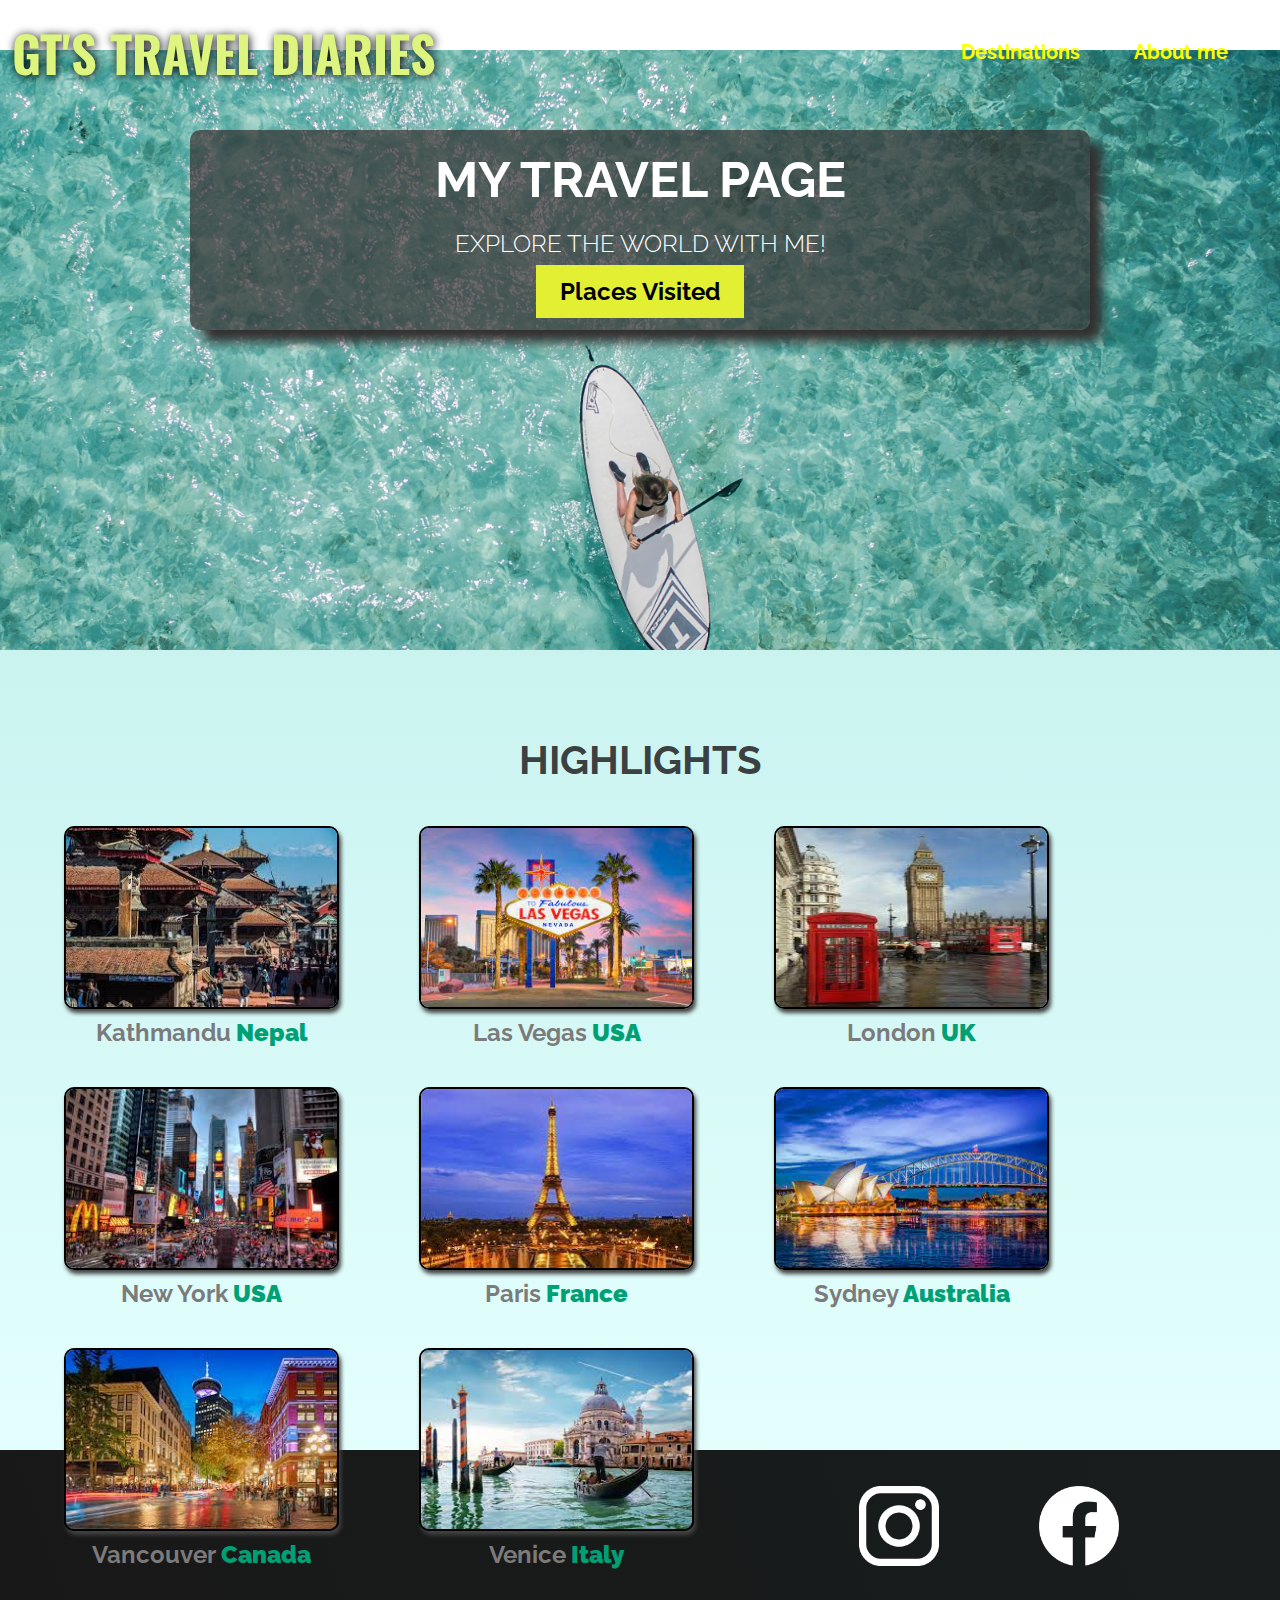
<file: index.html>
<!DOCTYPE html>
<html lang="en">
<head>
    <meta charset="UTF-8">
    <meta name="viewport" content="width=device-width, initial-scale=1.0">
    <link rel="stylesheet" href="shared.css">
    <link rel="stylesheet" href="styles.css">
    <link rel="preconnect" href="https://fonts.googleapis.com">
    <link rel="preconnect" href="https://fonts.gstatic.com" crossorigin>
    <link href="https://fonts.googleapis.com/css2?family=Oswald:wght@600&family=Raleway:wght@100&display=swap" rel="stylesheet">
    <title>GT's Travel Diaries</title>
</head>
<body>
    <header id="container">
        <div id="page-logo">
            <a href="index.html">GT's Travel Diaries</a>
        </div>
        
        <nav>
            <ul>
                <li id="st"><a id="st" href="places.html" style="text-decoration:none;">Destinations</a></li>
                <li id="st"><a id="st" href="about.html" style="text-decoration:none;">About me</a></li>
            </ul>
        </nav>
    </header>
    <main>
        <section id="h" style="background-image: url('ocean.jpg');">
            <div id="h-content">
                <h1>My Travel Page</h1>
                <p>Explore the world with me!</p><br>
                <a href="places.html">Places Visited</a>
            </div>
            
        </section>
        <section id="hgl">
            <br><br>
            <h1>Highlights</h1>
            <br>
            
            <ul class="destinations">
                <li class="destination">
                    <img src="ktm.jpg" alt="Himalayan Capital of Asia" style="width: 275px; height:183px">
                    <p>Kathmandu<strong> Nepal</strong></p>
                </li>

                <li class="destination">
                    <img src="lasv.jpg" alt="Casino City of US" style="width: 275px; height:183px">
                    <p>Las Vegas<strong> USA</strong></p>
                </li>

                <li class="destination">
                    <img src="london.jpg" alt="Royal British City" style="width: 275px; height:183px">
                    <p>London<strong> UK</strong></p>
                </li>

                <li class="destination">
                    <img src="ny.jpg" alt="Big Apple" style="width: 275px; height:183px">
                    <p>New York<strong> USA</strong></p>
                </li>

                <li class="destination">
                    <img src="paris.jpg" alt="Fashion Capital of World" style="width: 275px; height:183px">
                    <p>Paris<strong> France</strong></p>
                </li>

                <li class="destination" >
                    <img src="sydney.jpg" alt="Sydney" style="width: 275px; height:183px">
                    <p>Sydney<strong> Australia</strong></p>
                </li>

                <li class="destination">
                    <img src="vancouver.jpg" alt="Canadian Beach City" style="width: 275px; height:183px">
                    <p>Vancouver<strong> Canada</strong></p>
                </li>

                <li class="destination">
                    <img src="venice.jpg" alt="Boating in Venice" style="width: 275px; height:183px">
                    <p>Venice<strong> Italy</strong></p>
                </li>
            </ul>
        </section>
    </main>
    <footer style="background-color: black;">
        <ul style="box-sizing: border-box;">
            <li>
                <a href="https://www.instagram.com"><img src="insta.png" alt="insta logo"></a>
            </li>
            <li>
                <a href="https://www.facebook.com"><img src="facebook.png" alt="meta logo"></a>
            </li>
        </ul>
    </footer>
</body>
</html>
</file>
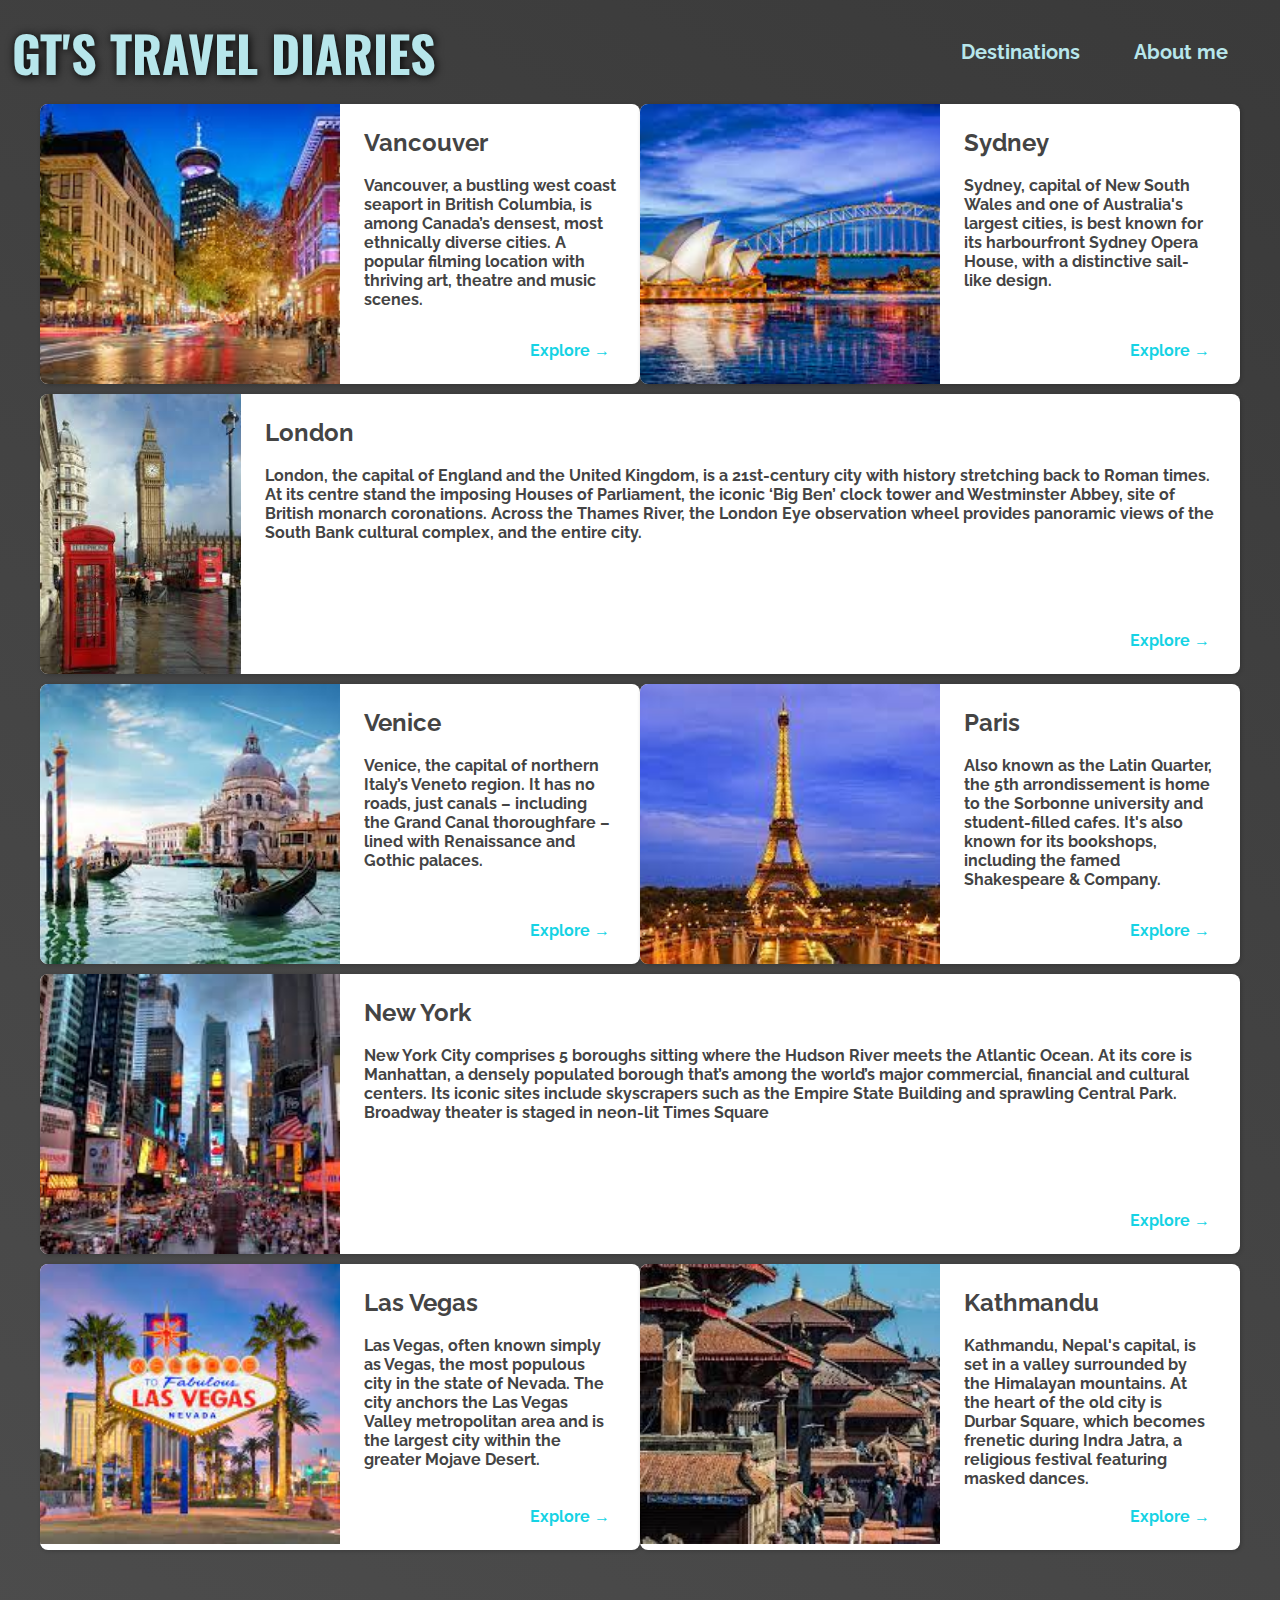
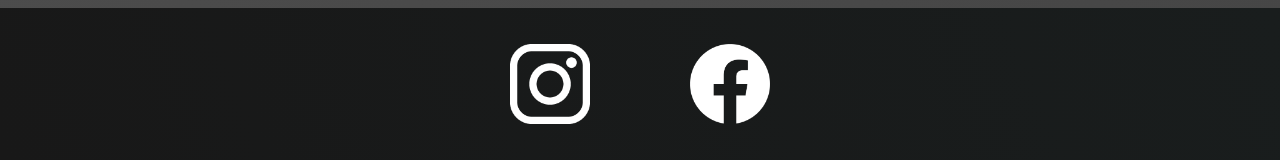
<file: places.html>
<!DOCTYPE html>
<html lang="en">
<head>
    <meta charset="UTF-8">
    <meta name="viewport" content="width=device-width, initial-scale=1.0">
    <link rel="stylesheet" href="shared.css">
    <link rel="stylesheet" href="places.css">
    <link rel="preconnect" href="https://fonts.googleapis.com">
    <link rel="preconnect" href="https://fonts.gstatic.com" crossorigin>
    <link href="https://fonts.googleapis.com/css2?family=Oswald:wght@600&family=Raleway:wght@100&display=swap" rel="stylesheet">
    <title>GT's Travel Diaries</title>
</head>
<body>
    <header id="container">
        <div id="page-logo">
            <a href="index.html">GT's Travel Diaries</a>
        </div>
        
        <nav>
            <ul>
                <li id="st"><a id="st" href="places.html" style="text-decoration:none;">Destinations</a></li>
                <li id="st"><a id="st" href="about.html" style="text-decoration:none;">About me</a></li>
            </ul>
        </nav>
    </header>

    <main>
        <ul>
            <li>
                <img src="vancouver.jpg" alt="vancouver">
                <div class="dest-det">
                    <div>
                        <h2>Vancouver</h2><br>
                        <p> Vancouver, a bustling west coast seaport in British Columbia, is among Canada’s densest,
                         most ethnically diverse cities. A popular filming location with thriving art, theatre and music scenes.</p>
                    </div>
                    <br>
                    <div class="action">
                        <a href="https://en.wikipedia.org/wiki/Vancouver" target="_blank">Explore &#x2192</a>
                    </div>
                </div>
            </li>

            <li>
                <img src="sydney.jpg" alt="sydney">
                <div class="dest-det">
                    <div>
                        <h2>Sydney</h2><br>
                        <p> Sydney, capital of New South Wales and one of Australia's largest cities, 
                            is best known for its harbourfront Sydney Opera House, with a distinctive sail-like design.</p>
                        <br>
                    </div>
                    <div class="action">
                        <a href="https://en.wikipedia.org/wiki/Sydney" target="_blank">Explore &#x2192</a>
                    </div>
                </div>
                </li>            

            <li>
                <img src="london.jpg" alt="london" >
                <div class="dest-det">
                    <div>
                        <h2>London</h2><br>
                        <p>London, the capital of England and the United Kingdom, is a 21st-century city with history stretching 
                            back to Roman times. At its centre stand the imposing Houses of Parliament, the iconic ‘Big Ben’ 
                            clock tower and Westminster Abbey, site of British monarch coronations. Across the Thames River, 
                            the London Eye observation wheel provides panoramic views of the South Bank cultural complex, 
                            and the entire city.</p>
                    </div>
                    <br>
                    <div class="action">
                        <a href="https://en.wikipedia.org/wiki/London" target="_blank">Explore &#x2192</a>
                    </div>
                </div>
            </li>
            
            <li>
                <img src="venice.jpg" alt="venice">
                <div class="dest-det">
                    <div>
                        <h2>Venice</h2><br>
                        <p>Venice, the capital of northern Italy’s Veneto region. It has no roads, just canals – including the
                            Grand Canal thoroughfare
                            – lined with Renaissance and Gothic palaces.</p>
                    </div>
                    <br>
                    <div class="action">
                        <a href="https://en.wikipedia.org/wiki/Venice" target="_blank">Explore &#x2192</a>
                    </div>
                </div>
            </li>
            
            <li>
                <img src="paris.jpg" alt="paris">
                <div class="dest-det">
                    <div>
                        <h2>Paris</h2><br>
                        <p>Also known as the Latin Quarter, the 5th arrondissement is home to the Sorbonne university and 
                            student-filled cafes. It's also known for its bookshops, including the famed Shakespeare & Company.</p>
                    </div>
                    <br>
                    <div class="action">
                        <a href="https://en.wikipedia.org/wiki/Paris" target="_blank">Explore &#x2192</a>
                    </div>
                </div>
            </li>
            
            <li>
                <img src="ny.jpg" alt="New York">
                <div class="dest-det">
                    <div>
                        <h2>New York</h2><br>
                        <p>New York City comprises 5 boroughs sitting where the Hudson River meets the Atlantic Ocean. At its 
                            core is Manhattan, a densely populated borough that’s among the world’s major commercial, financial 
                            and cultural centers. Its iconic sites include skyscrapers such as the Empire State Building and 
                            sprawling Central Park. Broadway theater is staged in neon-lit Times Square</p>
                    </div>
                    <br>
                    <div class="action">
                        <a href="https://en.wikipedia.org/wiki/New_York_City" target="_blank">Explore &#x2192</a>
                    </div>
                </div>
            </li>
            
            <li>
                <img src="lasv.jpg" alt="vegas">
                <div class="dest-det">
                    <div>
                        <h2>Las Vegas</h2><br>
                        <p>Las Vegas, often known simply as Vegas, the most populous city in the state of Nevada. The city anchors the Las Vegas Valley metropolitan area and is the largest
                             city within the greater Mojave Desert.</p>
                    </div>
                    <br>
                    <div class="action">
                        <a href="https://en.wikipedia.org/wiki/Las_Vegas" target="_blank">Explore &#x2192</a>
                    </div>
                </div>
            </li>
            
            <li>
                <img src="ktm.jpg" alt="Kathmandu">
                <div class="dest-det">
                    <div>
                        <h2>Kathmandu</h2><br>
                        <p>Kathmandu, Nepal's capital, is set in a valley surrounded by the Himalayan mountains. At the heart 
                            of the old city is Durbar Square, which becomes frenetic during Indra Jatra, a 
                            religious festival featuring masked dances.</p>
                    </div>
                    <br>
                    <div class="action">
                        <a href="https://en.wikipedia.org/wiki/Kathmandu" target="_blank">Explore &#x2192</a>
                    </div>
                </div>
            </li>
            
        </ul>
    </main>

    <footer style="background-color: black;">
        <ul style="box-sizing: border-box;">
            <li>
                <a href="https://www.instagram.com"><img src="insta.png" alt="insta logo"></a>
            </li>
            <li>
                <a href="https://www.facebook.com"><img src="facebook.png" alt="meta logo"></a>
            </li>
        </ul>
    </footer>
</body>
</html>
</file>
<file: shared.css>
*{
    margin: 0;
    padding: 0;
    box-sizing: border-box;
}
body{
    font-family: 'Raleway',sans-serif;
    margin: 0px;
}
#page-logo a{
    font-family: 'Oswald',sans-serif;
    color:rgb(221, 245, 127);
    font-size: 50px;
    text-decoration: none;
    text-transform: uppercase;
    text-shadow: 1px 1px 10px rgb(2, 2, 2);
}
header ul{
    list-style: none;
    margin: 10px;
    padding: 15px;
    align-items: center;
    text-align: right;
    justify-content: flex-end;
    display: flex;
    flex-direction: row;
    flex-wrap: nowrap;
}
header{
    align-items: center;
    justify-content: space-between;
    display: flex;
    flex-direction: row;
    flex-wrap: nowrap;
    position: absolute;
    top: 0;
    width: 100%;
    box-sizing: border-box;
}
header li{
    margin: 15px;
    color: black;
}
header a{
    font-weight: bold;
    color: yellow;
    font-size: 20px;
    padding: 12px;
    text-shadow: rgba(0, 0,0, 0.3);
}

#st a:hover{
    color: rgb(77,58,69);
    background-color: yellow;
}

footer{
    background: linear-gradient(70deg,rgb(24,24,24),rgb(25,29,29));
    padding: 36px;
}

footer ul{
    display: flex;
    list-style: none;
    justify-content: center;
}
footer li{
    height: 80px;
    width:80px;
    margin:0 50px;
}
footer img{
    width: 100%;
    height: 100%;
}
</file>
<file: styles.css>
#h{
    height: 600px;
    background-size: cover;
    background-attachment: local;
    margin: auto;
    object-fit: fill;
}
#container{
    position: absolute;
    top: 0px;
    margin:0px;
}
#h-content{       
    width:900px; 
    background-color: rgba(51, 47, 47, 0.7);
    box-shadow: 2px 4px 8px rgb(68, 67,67);
    border-radius: 10px;
    margin:50px auto;
    text-align: center;
    padding:50px auto;
    position: relative;
    top:80px;
    height: 200px;
    box-shadow: 12px 12px 12px rgb(51, 47, 47);
}
#h-content h1{
    color: white;
    font-size: 50px;
    text-transform: uppercase;
    font-family: 'Raleway',sans-serif;
    position: relative;
    top: 20px;
}
#h-content p{
    color:white;
    font-size: 24px;
    text-transform: uppercase;
    font-family: 'Raleway',sans-serif;
    font-weight: 300;
    margin-top: 40px;
}
#h-content a{
    background-color:rgb(226, 239, 51);
    margin-bottom: -10px;
    padding: 12px 24px;
    text-decoration: none;
    color: black;
    font-weight: bold;
    font-size: 24px;
    border-radius: 10p
}
#hgl{
    padding: 24px;
    background: linear-gradient(0deg,rgb(227,255,253),rgb(202,243,240));
    height: 800px;
}
#hgl h1{
    text-align: center;
    text-transform: uppercase;
    font-size: 40px;
    color:rgb(59,65, 64);
    margin: 24px 0;
}
.destinations{
    width: 100%;
    display: inline;
    list-style: none;
    margin-left:40px;
    align-items: center;
    justify-content: space-between;
}
.destination{
    float: left;
    margin: 0px 40px 40px;
    box-sizing: border-box;
    text-transform: capitalize;
}
.destination img{
    height: 200px;
    width: 100%;
    margin-bottom: 5px;
    border: 2px solid black;
    border-radius: 10px;
    object-fit: fill;
    box-shadow: 2px 4px 4px rgb(67, 67, 67);
}
.destination p{
    font-weight: bold;
    font-size: 24px;
    text-align: center;
    color: rgb(124, 123, 123);
}
.destination strong{
    color: rgb(0, 160, 117);
}
.ns{
    display: grid;
    grid-template-columns: 1fr 1fr;
    gap: 100px 200px;
}

.sp:first-of-type{
    background-color: aqua;
}
.sp:nth-of-type(3){
    background-color: azure;
    grid-column: 1/3; /*3rd column because gap is there or grid-column:1/span 2*/
}
</file>
<file: places.css>
body{
    background: linear-gradient(30deg,rgb(77,77,77),rgb(58,58,58));
    color: rgb(68, 68, 68);
}
#page-logo a{
    color: rgb(183, 230, 235);
}
#st{
    color: rgb(183, 230, 235);
}
#st a:hover{
    background-color: rgb(183,230,235);
    color: rgb(59,59,59);
}
main ul{
    width: 1200px;
    margin: 0 auto 48px auto;
    display: grid;
    grid-template-columns: 1fr 1fr;
}
li:nth-of-type(3){
    grid-column: 1/span 2;
}
li:nth-of-type(6){
    grid-column: 1/span 2;
}
main li{
    display: flex;
    background-color: white;
    box-shadow: 1px 1px 4px rgba(0, 0, 0, 0.2);
    border-radius: 8px;
    overflow: hidden;
    margin-bottom: 10px;
}
main li img{
    width: 300px;
    height: 280px;
    object-fit: cover;
}
#container{
    position:static;
}

.dest-det{
    padding: 24px;
    display: flex;
    flex-direction: column;
    justify-content: space-between;
    font-weight: bold;
}
.action{
    text-align: right;
}
.action a{
    text-decoration: none;
    padding: 6px;
    color: rgb(22,211,228);
    font-weight: bold;
    border-radius: 5px;
}
.action a:hover{
    color: white;
    background-color:rgb(235, 253, 255);
}
.dest-det h2{
    margin: 0;
}
</file>
